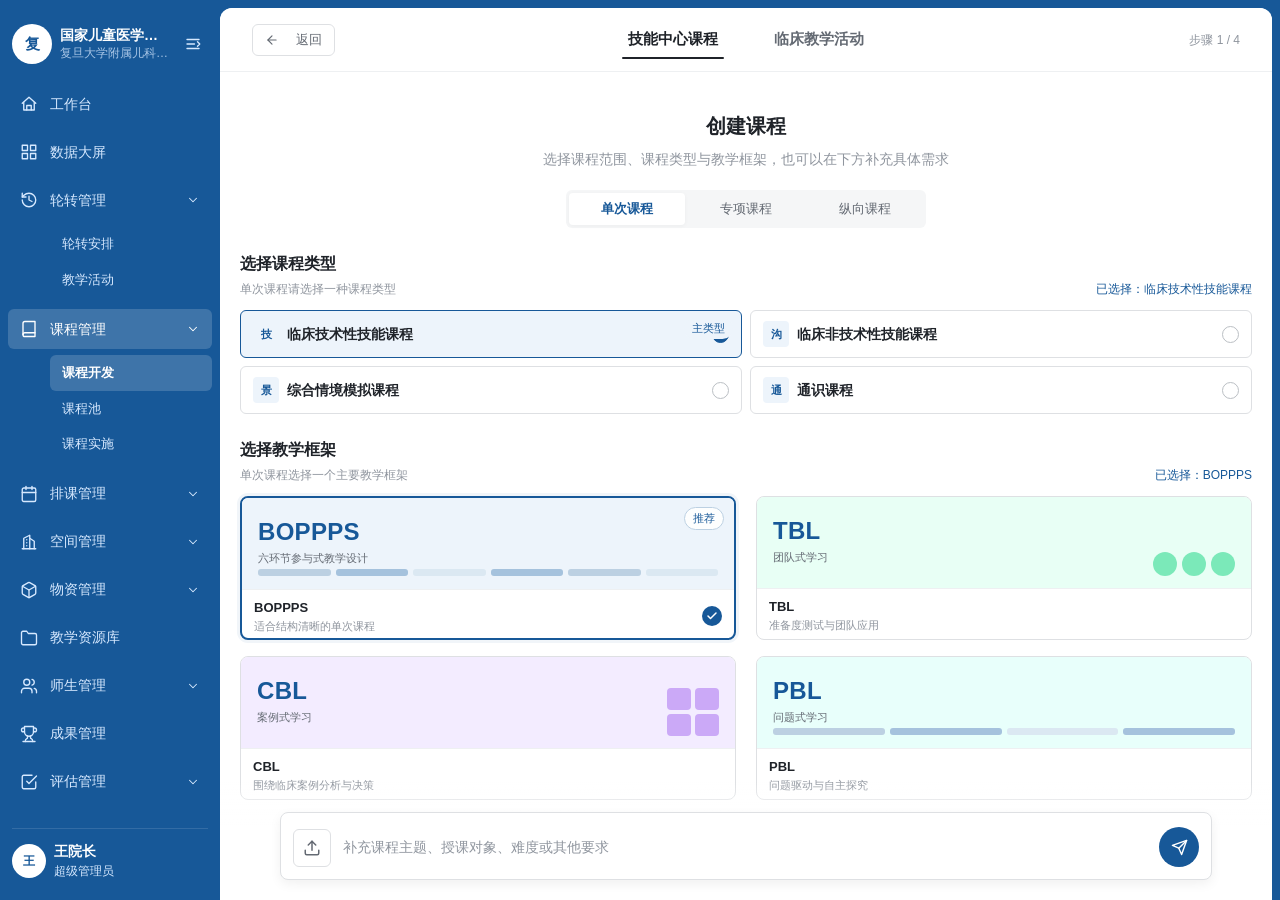
<file: .uploads/f8d3e59d-8cbc-4add-9702-93371f72b0de_aicourse_codex.html>
<!doctype html>
<html lang="zh-CN">
<head>
  <meta charset="utf-8">
  <meta name="viewport" content="width=device-width,initial-scale=1">
  <title>课程开发</title>
  <link rel="stylesheet" href="../shared/design-tokens.css">
  <link rel="stylesheet" href="../shared/components.css">
  <link rel="stylesheet" href="../shared/patterns.css">
  <link rel="stylesheet" href="../shared/nav.css">
  <link rel="stylesheet" href="../shared/shell.css">
  <style>
    *{box-sizing:border-box}
    html,body{height:100%;margin:0}
    body{
      overflow:hidden;background:var(--color-sidebar);color:var(--color-text-1);
      font-family:var(--font-family);font-size:var(--font-base);line-height:var(--line-height-normal);
      -webkit-font-smoothing:antialiased;
    }
    button,input,select,textarea{font:inherit}
    button{cursor:pointer;border:0;background:transparent}

    .app{height:100vh;min-width:1180px;display:flex;padding:var(--space-2) var(--space-2) 0 0}

    /* 管理端导航外壳 — 复用 nav.css */
    .sidebar{width:var(--sidebar-width);flex:0 0 var(--sidebar-width);display:flex;flex-direction:column;color:var(--color-text-white)}
    .brand{height:72px;padding:var(--space-4) var(--space-3);display:flex;align-items:center;gap:var(--space-2)}
    .logo{
      width:40px;height:40px;flex:0 0 40px;border-radius:50%;display:grid;place-items:center;
      color:var(--color-sidebar);background:var(--color-bg-1);
      font-family:serif;font-weight:var(--font-weight-bold);font-size:var(--font-lg);
    }
    .brand-copy{min-width:0;display:flex;flex-direction:column;line-height:1.4}
    .brand-copy b,.brand-copy span{display:block;overflow:hidden;text-overflow:ellipsis;white-space:nowrap}
    .brand-copy b{font-size:var(--font-base);font-weight:var(--font-weight-semibold);color:var(--color-text-white)}
    .brand-copy span{font-size:var(--font-sm);color:var(--color-sidebar-text)}
    .collapse{margin-left:auto;display:grid;place-items:center;width:30px;height:30px;color:var(--color-sidebar-text)}
    .collapse:hover{background:var(--color-sidebar-hover);color:var(--color-text-white);border-radius:var(--radius-sm)}
    .collapse svg{width:18px;height:18px}
    .nav{min-height:0;flex:1;padding:var(--space-1) var(--space-2) var(--space-3);overflow:auto}
    .nav::-webkit-scrollbar{width:0}
    .nav-item{
      min-height:40px;margin-bottom:var(--space-1);padding:0 var(--space-3);border-radius:var(--radius-sm);
      display:flex;align-items:center;gap:var(--space-3);color:var(--color-sidebar-text);
      font-size:var(--font-base);font-weight:var(--font-weight-medium);
      transition:background var(--transition-fast),color var(--transition-fast);cursor:pointer;
    }
    .nav-item:hover,.nav-item.active{background:var(--color-sidebar-active);color:var(--color-text-white)}
    .nav-icon{width:18px;height:18px;flex:0 0 18px;display:inline-flex;align-items:center;justify-content:center}
    .nav-icon svg{display:block;width:100%;height:100%}
    .caret{margin-left:auto;width:14px;height:14px;display:inline-flex;align-items:center;justify-content:center;transition:transform var(--transition-fast)}
    .caret svg{width:100%;height:100%}
    .subnav{margin:-2px 0 var(--space-2);padding-left:42px;color:var(--color-sidebar-text)}
    .subnav div{padding:var(--space-2) var(--space-3);border-radius:var(--radius-sm);font-size:var(--font-md)}
    .subnav .selected{background:var(--color-sidebar-active);color:var(--color-text-white);font-weight:var(--font-weight-semibold)}
    .user{
      margin:var(--space-2) var(--space-3) var(--space-3);padding-top:var(--space-3);
      border-top:1px solid var(--color-sidebar-soft);
      display:flex;align-items:center;gap:var(--space-2);
    }
    .avatar{
      width:34px;height:34px;border-radius:50%;display:grid;place-items:center;
      color:var(--color-sidebar);background:var(--color-text-white);font-weight:var(--font-weight-bold);font-size:var(--font-sm);
    }
    .user b{font-size:var(--font-base);font-weight:var(--font-weight-semibold);color:var(--color-text-white)}
    .user small{display:block;color:var(--color-sidebar-text);font-size:var(--font-sm)}

    /* 主页面 */
    .main{
      min-width:0;flex:1;position:relative;overflow:auto;background:var(--color-bg-1);
      border-radius:var(--radius-lg) var(--radius-lg) 0 0;
    }
    .topbar{
      height:64px;padding:0 var(--space-8);position:sticky;top:0;z-index:10;
      display:grid;grid-template-columns:1fr auto 1fr;align-items:center;
      border-bottom:1px solid var(--color-border-light);background:rgba(255,255,255,.96);
      backdrop-filter:blur(10px);
    }
    .back{
      display:inline-flex;align-items:center;gap:var(--space-1);
      width:max-content;height:32px;padding:0 var(--space-3);
      border:1px solid var(--color-border);border-radius:var(--radius-sm);
      background:var(--color-bg-1);color:var(--color-text-2);font-size:var(--font-md);
      transition:background var(--transition-fast),border-color var(--transition-fast);
    }
    .back:hover{background:var(--color-bg-2);border-color:var(--color-primary-border)}
    .back svg{width:14px;height:14px}
    .business-tabs{display:flex;gap:44px;height:100%;align-items:center}
    .business-tab{
      height:100%;position:relative;border:0;background:transparent;
      color:var(--color-text-2);font-size:var(--font-lg);font-weight:var(--font-weight-semibold);
    }
    .business-tab.active{color:var(--color-text-1)}
    .business-tab.active:after{
      content:"";position:absolute;left:0;right:0;bottom:12px;height:2px;
      border-radius:2px;background:var(--color-text-1);
    }
    .step{justify-self:end;color:var(--color-text-3);font-size:var(--font-sm)}
    .stage{
      width:min(1080px,calc(100% - 56px));margin:0 auto;padding:var(--space-10) 0 145px;
    }

    /* 中心引导 */
    .hero{text-align:center;margin-bottom:var(--space-6)}
    .hero h1{margin:0 0 var(--space-2);font-size:var(--font-page-title);line-height:var(--line-page-title);font-weight:var(--font-weight-semibold);letter-spacing:.2px;color:var(--color-text-1)}
    .hero p{margin:0;color:var(--color-text-3);font-size:var(--font-body);line-height:var(--line-body)}
    .scope-tabs{
      width:max-content;margin:var(--space-5) auto 0;padding:3px;display:flex;gap:3px;
      border-radius:var(--radius-sm);background:var(--color-bg-2);
    }
    .scope{
      min-width:116px;height:32px;border:0;border-radius:var(--radius-xs);background:transparent;
      color:var(--color-text-2);font-size:var(--font-md);font-weight:var(--font-weight-medium);
      transition:all var(--transition-fast);
    }
    .scope.active{
      background:var(--color-bg-1);color:var(--color-primary);font-weight:var(--font-weight-semibold);
      box-shadow:var(--shadow-sm);
    }

    .section{margin-top:var(--space-6)}
    .section-head{display:flex;align-items:flex-end;justify-content:space-between;margin-bottom:var(--space-3)}
    .section-head h2{margin:0;font-size:var(--font-section-title);font-weight:var(--font-weight-semibold);color:var(--color-text-1);line-height:var(--line-section-title)}
    .section-head p{margin:var(--space-1) 0 0;color:var(--color-text-3);font-size:var(--font-caption);line-height:var(--line-caption)}
    .selection-note{color:var(--color-primary);font-size:var(--font-caption)}

    /* 课程类型：紧凑选择卡 */
    .type-grid{display:grid;grid-template-columns:repeat(4,minmax(0,1fr));gap:var(--space-2)}
    .type-card{
      min-height:48px;padding:var(--space-2) var(--space-3);position:relative;
      display:flex;align-items:center;gap:var(--space-2);text-align:left;
      border:1px solid var(--color-border);border-radius:var(--radius-sm);background:var(--color-bg-1);
      transition:all var(--transition-fast);
    }
    .type-card:hover{border-color:var(--color-primary-border);background:var(--color-primary-bg)}
    .type-card.active{
      border-color:var(--color-primary);background:var(--color-primary-bg);
    }
    .type-icon{
      width:26px;height:26px;flex:0 0 26px;border-radius:var(--radius-xs);display:grid;place-items:center;
      color:var(--color-primary);background:var(--color-primary-bg);font-size:var(--font-xs);font-weight:var(--font-weight-bold);
    }
    .type-text{min-width:0}
    .type-text strong{display:block;font-size:var(--font-base);color:var(--color-text-1)}
    .type-text small{display:none}
    .type-state{
      margin-left:auto;width:17px;height:17px;flex:0 0 17px;border:1px solid var(--color-border-strong);
      border-radius:50%;display:grid;place-items:center;color:transparent;
    }
    .type-state svg{display:none;width:11px;height:11px}
    .type-card.active .type-state{border-color:var(--color-primary);background:var(--color-primary);color:var(--color-text-white)}
    .type-card.active .type-state svg{display:block}
    .type-role{
      display:none;position:absolute;right:var(--space-2);top:7px;padding:2px var(--space-2);border-radius:var(--radius-pill);
      background:var(--color-primary-bg);color:var(--color-primary);font-size:var(--font-xs);
    }
    .type-card.primary .type-role{display:block}

    /* 专项 / 纵向信息 */
    .brief{
      display:none;margin-top:var(--space-3);padding:var(--space-4);border:1px solid var(--color-border);
      border-radius:var(--radius-md);background:var(--color-bg-3);
    }
    .brief.show{display:block}
    .brief-title{display:flex;align-items:center;justify-content:space-between;margin-bottom:var(--space-3)}
    .brief-title b{font-size:var(--font-md);color:var(--color-text-1)}
    .brief-title span{color:var(--color-text-3);font-size:var(--font-xs)}
    .brief-grid{display:grid;grid-template-columns:1fr 1fr .7fr 1.4fr;gap:var(--space-3)}
    .field label{display:block;margin-bottom:var(--space-1);color:var(--color-text-2);font-size:var(--font-xs)}
    .field input,.field select{
      width:100%;height:36px;padding:0 var(--space-3);border:1px solid var(--color-border);
      border-radius:var(--radius-sm);outline:0;background:var(--color-bg-1);color:var(--color-text-1);
      font-size:var(--font-md);transition:border-color var(--transition-fast),box-shadow var(--transition-fast);
    }
    .field input:focus,.field select:focus{border-color:var(--color-primary);box-shadow:var(--shadow-focus)}

    /* 教学框架模板 */
    .framework-grid{display:grid;grid-template-columns:repeat(2,minmax(0,1fr));gap:var(--space-4) var(--space-5)}
    .framework{
      height:144px;padding:0;position:relative;overflow:hidden;text-align:left;
      border:1px solid var(--color-border);border-radius:var(--radius-md);background:var(--color-bg-1);
      transition:border-color var(--transition-fast),box-shadow var(--transition-fast);
    }
    .framework:hover{border-color:var(--color-primary-border);box-shadow:var(--shadow-sm)}
    .framework.active{
      border:2px solid var(--color-primary);box-shadow:0 0 0 3px rgba(23,88,152,.06);
    }
    .framework-preview{height:91px;padding:var(--space-4);position:relative;background:var(--color-primary-bg)}
    .framework:nth-child(2) .framework-preview{background:var(--color-success-bg)}
    .framework:nth-child(3) .framework-preview{background:var(--color-purple-bg)}
    .framework:nth-child(4) .framework-preview{background:var(--color-cyan-bg)}
    .framework:nth-child(5) .framework-preview{background:var(--color-warning-bg)}
    .framework:nth-child(6) .framework-preview{background:var(--color-bg-3)}
    .framework-code{color:var(--color-primary);font-size:var(--font-2xl);font-weight:var(--font-weight-bold);letter-spacing:.3px}
    .framework-sub{color:var(--color-text-2);font-size:var(--font-xs)}
    .flow{position:absolute;left:var(--space-4);right:var(--space-4);bottom:13px;display:flex;gap:5px}
    .flow i{height:7px;flex:1;border-radius:3px;background:var(--color-primary-border)}
    .flow i:nth-child(2n){background:var(--color-primary-disabled)}
    .flow i:nth-child(3n){background:var(--color-primary-bg-hover)}
    .dots{position:absolute;right:var(--space-4);bottom:12px;display:flex;gap:5px}
    .dots i{width:24px;height:24px;border-radius:50%;background:var(--color-success-border)}
    .tiles{position:absolute;right:var(--space-4);bottom:12px;display:grid;grid-template-columns:repeat(2,24px);gap:4px}
    .tiles i{height:22px;border-radius:var(--radius-xs);background:var(--color-purple-border)}
    .framework-meta{
      height:53px;padding:var(--space-2) var(--space-3);display:flex;align-items:center;justify-content:space-between;
      border-top:1px solid var(--color-border-light);
    }
    .framework-meta strong{display:block;font-size:var(--font-md);color:var(--color-text-1)}
    .framework-meta small{display:block;color:var(--color-text-3);font-size:var(--font-xs)}
    .framework-check{
      display:none;width:20px;height:20px;border-radius:50%;place-items:center;
      color:var(--color-text-white);background:var(--color-primary);
    }
    .framework-check svg{width:12px;height:12px}
    .framework.active .framework-check{display:grid}
    .badge{
      position:absolute;right:10px;top:9px;z-index:2;padding:2px var(--space-2);border-radius:var(--radius-pill);
      border:1px solid var(--color-primary-border);background:rgba(255,255,255,.88);
      color:var(--color-primary);font-size:var(--font-xs);
    }

    /* 底部对话 */
    .composer-shell{
      position:fixed;left:var(--sidebar-width);right:var(--space-2);bottom:0;z-index:12;padding:30px var(--space-8) var(--space-5);
      background:linear-gradient(to bottom,rgba(255,255,255,0),var(--color-bg-1) 40%);
    }
    .file-chip{
      display:none;width:min(1040px,calc(100% - 56px));margin:0 auto var(--space-2);
      padding:var(--space-2) var(--space-3);border-radius:var(--radius-sm);background:var(--color-bg-2);color:var(--color-text-2);font-size:var(--font-sm);
    }
    .composer{
      width:min(1040px,calc(100% - 56px));min-height:68px;margin:0 auto;padding:var(--space-3);
      display:flex;align-items:flex-end;gap:var(--space-2);border:1px solid var(--color-border);
      border-radius:var(--radius-md);background:var(--color-bg-1);box-shadow:var(--shadow-md);
    }
    .upload{
      width:38px;height:38px;flex:0 0 38px;border:1px solid var(--color-border);
      border-radius:var(--radius-sm);background:var(--color-bg-1);color:var(--color-text-2);
      display:grid;place-items:center;transition:color var(--transition-fast),background var(--transition-fast);
    }
    .upload:hover{color:var(--color-primary);background:var(--color-bg-2)}
    .upload svg{width:18px;height:18px}
    .composer textarea{
      min-width:0;min-height:38px;max-height:84px;flex:1;padding:var(--space-2) var(--space-1);
      resize:none;border:0;outline:0;background:transparent;color:var(--color-text-1);
      font-size:var(--font-base);line-height:var(--line-height-normal);
    }
    .composer textarea::placeholder{color:var(--color-text-3)}
    .send{
      width:40px;height:40px;flex:0 0 40px;border:0;border-radius:50%;
      color:var(--color-text-white);background:var(--color-primary);
      display:grid;place-items:center;transition:filter var(--transition-fast);
    }
    .send:hover{filter:brightness(.95)}
    .send svg{width:17px;height:17px}
    .toast{
      position:fixed;left:calc(50% + 110px);top:86px;z-index:20;
      padding:var(--space-2) var(--space-4);border-radius:var(--radius-sm);background:var(--color-text-1);color:var(--color-text-white);
      box-shadow:var(--shadow-md);opacity:0;
      transform:translate(-50%,-8px);pointer-events:none;transition:opacity var(--transition-normal),transform var(--transition-normal);
      font-size:var(--font-sm);
    }
    .toast.show{opacity:1;transform:translate(-50%,0)}
    @media(max-width:1300px){
      .stage{width:calc(100% - 40px)}
      .brief-grid{grid-template-columns:1fr 1fr}
      .type-grid{grid-template-columns:repeat(2,minmax(0,1fr))}
    }
  </style>
</head>
<body>
<div class="app">
  <aside class="sidebar">
    <div class="brand">
      <div class="logo">复</div>
      <div class="brand-copy"><b>国家儿童医学中心</b><span>复旦大学附属儿科医院</span></div>
      <span class="collapse"><svg viewBox="0 0 24 24" fill="none" stroke="currentColor" stroke-width="1.8" stroke-linecap="round" stroke-linejoin="round"><path d="M4 6h16"/><path d="M4 12h10"/><path d="M4 18h16"/><path d="m18 9 3 3-3 3"/></svg></span>
    </div>
    <nav class="nav">
      <div class="nav-item"><span class="nav-icon"><svg viewBox="0 0 24 24" fill="none" stroke="currentColor" stroke-width="1.8" stroke-linecap="round" stroke-linejoin="round"><path d="m3 11 9-8 9 8"/><path d="M5 10v10h14V10"/><path d="M9 20v-6h6v6"/></svg></span>工作台</div>
      <div class="nav-item"><span class="nav-icon"><svg viewBox="0 0 24 24" fill="none" stroke="currentColor" stroke-width="1.8" stroke-linecap="round" stroke-linejoin="round"><rect x="3" y="3" width="7" height="7"/><rect x="14" y="3" width="7" height="7"/><rect x="3" y="14" width="7" height="7"/><rect x="14" y="14" width="7" height="7"/></svg></span>数据大屏</div>
      <div class="nav-item"><span class="nav-icon"><svg viewBox="0 0 24 24" fill="none" stroke="currentColor" stroke-width="1.8" stroke-linecap="round" stroke-linejoin="round"><path d="M3 12a9 9 0 1 0 9-9 9.75 9.75 0 0 0-6.74 2.74L3 8"/><path d="M3 3v5h5"/><path d="M12 7v5l4 2"/></svg></span>轮转管理<span class="caret"><svg viewBox="0 0 24 24" fill="none" stroke="currentColor" stroke-width="1.8" stroke-linecap="round" stroke-linejoin="round"><path d="m6 9 6 6 6-6"/></svg></span></div>
      <div class="subnav"><div>轮转安排</div><div>教学活动</div></div>
      <div class="nav-item active"><span class="nav-icon"><svg viewBox="0 0 24 24" fill="none" stroke="currentColor" stroke-width="1.8" stroke-linecap="round" stroke-linejoin="round"><path d="M4 19.5A2.5 2.5 0 0 1 6.5 17H20"/><path d="M4 4.5A2.5 2.5 0 0 1 6.5 2H20v20H6.5A2.5 2.5 0 0 1 4 19.5z"/></svg></span>课程管理<span class="caret"><svg viewBox="0 0 24 24" fill="none" stroke="currentColor" stroke-width="1.8" stroke-linecap="round" stroke-linejoin="round"><path d="m6 9 6 6 6-6"/></svg></span></div>
      <div class="subnav"><div class="selected">课程开发</div><div>课程池</div><div>课程实施</div></div>
      <div class="nav-item"><span class="nav-icon"><svg viewBox="0 0 24 24" fill="none" stroke="currentColor" stroke-width="1.8" stroke-linecap="round" stroke-linejoin="round"><rect x="3" y="4" width="18" height="18" rx="2"/><path d="M16 2v4"/><path d="M8 2v4"/><path d="M3 10h18"/></svg></span>排课管理<span class="caret"><svg viewBox="0 0 24 24" fill="none" stroke="currentColor" stroke-width="1.8" stroke-linecap="round" stroke-linejoin="round"><path d="m6 9 6 6 6-6"/></svg></span></div>
      <div class="nav-item"><span class="nav-icon"><svg viewBox="0 0 24 24" fill="none" stroke="currentColor" stroke-width="1.8" stroke-linecap="round" stroke-linejoin="round"><path d="M3 21h18"/><path d="M5 21V7l8-4v18"/><path d="M19 21V11l-6-4"/><path d="M9 9v.01"/><path d="M9 13v.01"/><path d="M9 17v.01"/></svg></span>空间管理<span class="caret"><svg viewBox="0 0 24 24" fill="none" stroke="currentColor" stroke-width="1.8" stroke-linecap="round" stroke-linejoin="round"><path d="m6 9 6 6 6-6"/></svg></span></div>
      <div class="nav-item"><span class="nav-icon"><svg viewBox="0 0 24 24" fill="none" stroke="currentColor" stroke-width="1.8" stroke-linecap="round" stroke-linejoin="round"><path d="M21 8a2 2 0 0 0-1-1.73l-7-4a2 2 0 0 0-2 0l-7 4A2 2 0 0 0 3 8v8a2 2 0 0 0 1 1.73l7 4a2 2 0 0 0 2 0l7-4A2 2 0 0 0 21 16Z"/><path d="m3.3 7 8.7 5 8.7-5"/><path d="M12 22V12"/></svg></span>物资管理<span class="caret"><svg viewBox="0 0 24 24" fill="none" stroke="currentColor" stroke-width="1.8" stroke-linecap="round" stroke-linejoin="round"><path d="m6 9 6 6 6-6"/></svg></span></div>
      <div class="nav-item"><span class="nav-icon"><svg viewBox="0 0 24 24" fill="none" stroke="currentColor" stroke-width="1.8" stroke-linecap="round" stroke-linejoin="round"><path d="M22 19a2 2 0 0 1-2 2H4a2 2 0 0 1-2-2V5a2 2 0 0 1 2-2h5l2 3h9a2 2 0 0 1 2 2z"/></svg></span>教学资源库</div>
      <div class="nav-item"><span class="nav-icon"><svg viewBox="0 0 24 24" fill="none" stroke="currentColor" stroke-width="1.8" stroke-linecap="round" stroke-linejoin="round"><path d="M16 21v-2a4 4 0 0 0-4-4H6a4 4 0 0 0-4 4v2"/><circle cx="9" cy="7" r="4"/><path d="M22 21v-2a4 4 0 0 0-3-3.87"/><path d="M16 3.13a4 4 0 0 1 0 7.75"/></svg></span>师生管理<span class="caret"><svg viewBox="0 0 24 24" fill="none" stroke="currentColor" stroke-width="1.8" stroke-linecap="round" stroke-linejoin="round"><path d="m6 9 6 6 6-6"/></svg></span></div>
      <div class="nav-item"><span class="nav-icon"><svg viewBox="0 0 24 24" fill="none" stroke="currentColor" stroke-width="1.8" stroke-linecap="round" stroke-linejoin="round"><path d="M6 9H4.5a2.5 2.5 0 0 1 0-5H6"/><path d="M18 9h1.5a2.5 2.5 0 0 0 0-5H18"/><path d="M4 22h16"/><path d="M10 14.66V17c0 .55-.47.98-.97 1.21C7.85 18.75 7 20 7 22"/><path d="M14 14.66V17c0 .55.47.98.97 1.21C16.15 18.75 17 20 17 22"/><path d="M18 2H6v7a6 6 0 0 0 12 0V2Z"/></svg></span>成果管理</div>
      <div class="nav-item"><span class="nav-icon"><svg viewBox="0 0 24 24" fill="none" stroke="currentColor" stroke-width="1.8" stroke-linecap="round" stroke-linejoin="round"><path d="M9 11l3 3L22 4"/><path d="M21 12v7a2 2 0 0 1-2 2H5a2 2 0 0 1-2-2V5a2 2 0 0 1 2-2h11"/></svg></span>评估管理<span class="caret"><svg viewBox="0 0 24 24" fill="none" stroke="currentColor" stroke-width="1.8" stroke-linecap="round" stroke-linejoin="round"><path d="m6 9 6 6 6-6"/></svg></span></div>
    </nav>
    <div class="user"><div class="avatar">王</div><div><b>王院长</b><small>超级管理员</small></div></div>
  </aside>

  <main class="main">
    <header class="topbar">
      <button class="back"><svg viewBox="0 0 24 24" fill="none" stroke="currentColor" stroke-width="2" stroke-linecap="round" stroke-linejoin="round"><path d="m12 19-7-7 7-7"/><path d="M19 12H5"/></svg>　返回</button>
      <div class="business-tabs">
        <button class="business-tab active">技能中心课程</button>
        <button class="business-tab">临床教学活动</button>
      </div>
      <span class="step">步骤 1 / 4</span>
    </header>

    <div class="stage">
      <section class="hero">
        <h1>创建课程</h1>
        <p>选择课程范围、课程类型与教学框架，也可以在下方补充具体需求</p>
        <div class="scope-tabs" id="scopeTabs">
          <button class="scope active" data-scope="单次课程">单次课程</button>
          <button class="scope" data-scope="专项课程">专项课程</button>
          <button class="scope" data-scope="纵向课程">纵向课程</button>
        </div>
      </section>

      <section class="section">
        <div class="section-head">
          <div><h2>选择课程类型</h2><p id="typeHelp">单次课程请选择一种课程类型</p></div>
          <span class="selection-note" id="typeNote">已选择：临床技术性技能课程</span>
        </div>
        <div class="type-grid" id="typeGrid">
          <button class="type-card active primary" data-type="临床技术性技能课程">
            <span class="type-role">主类型</span><span class="type-icon">技</span>
            <span class="type-text"><strong>临床技术性技能课程</strong><small>操作规范、技能示教与刻意练习</small></span>
            <span class="type-state"><svg viewBox="0 0 24 24" fill="none" stroke="currentColor" stroke-width="3" stroke-linecap="round" stroke-linejoin="round"><polyline points="20 6 9 17 4 12"/></svg></span>
          </button>
          <button class="type-card" data-type="临床非技术性技能课程">
            <span class="type-role">主类型</span><span class="type-icon">沟</span>
            <span class="type-text"><strong>临床非技术性技能课程</strong><small>沟通、协作、领导与临床决策</small></span>
            <span class="type-state"><svg viewBox="0 0 24 24" fill="none" stroke="currentColor" stroke-width="3" stroke-linecap="round" stroke-linejoin="round"><polyline points="20 6 9 17 4 12"/></svg></span>
          </button>
          <button class="type-card" data-type="综合情境模拟课程">
            <span class="type-role">主类型</span><span class="type-icon">景</span>
            <span class="type-text"><strong>综合情境模拟课程</strong><small>复杂情境、团队训练与结构化复盘</small></span>
            <span class="type-state"><svg viewBox="0 0 24 24" fill="none" stroke="currentColor" stroke-width="3" stroke-linecap="round" stroke-linejoin="round"><polyline points="20 6 9 17 4 12"/></svg></span>
          </button>
          <button class="type-card" data-type="通识课程">
            <span class="type-role">主类型</span><span class="type-icon">通</span>
            <span class="type-text"><strong>通识课程</strong><small>共同基础、教学素养与普适能力</small></span>
            <span class="type-state"><svg viewBox="0 0 24 24" fill="none" stroke="currentColor" stroke-width="3" stroke-linecap="round" stroke-linejoin="round"><polyline points="20 6 9 17 4 12"/></svg></span>
          </button>
        </div>

        <div class="brief" id="briefPanel">
          <div class="brief-title"><b id="briefTitle">专项课程基本信息</b><span>授课对象将关联难度、目标与框架建议</span></div>
          <div class="brief-grid">
            <div class="field"><label>课程名称</label><input id="courseName" placeholder="请输入课程名称"></div>
            <div class="field"><label>授课对象</label>
              <select id="audience">
                <option>住培一年级学员</option><option>住培二至三年级学员</option>
                <option>专培医师</option><option>新任带教教师</option><option>模拟教学导师</option>
              </select>
            </div>
            <div class="field"><label>建议难度</label>
              <select id="difficulty"><option>入门</option><option>进阶</option><option>高级</option></select>
            </div>
            <div class="field"><label>培养目标</label><input id="goal" value="建立规范流程和基础临床技能"></div>
          </div>
        </div>
      </section>

      <section class="section">
        <div class="section-head">
          <div><h2>选择教学框架</h2><p id="frameworkHelp">单次课程选择一个主要教学框架</p></div>
          <span class="selection-note" id="frameworkNote">已选择：BOPPPS</span>
        </div>
        <div class="framework-grid" id="frameworkGrid">
          <button class="framework active" data-framework="BOPPPS">
            <span class="badge">推荐</span>
            <div class="framework-preview">
              <div class="framework-code">BOPPPS</div><div class="framework-sub">六环节参与式教学设计</div>
              <div class="flow"><i></i><i></i><i></i><i></i><i></i><i></i></div>
            </div>
            <div class="framework-meta"><div><strong>BOPPPS</strong><small>适合结构清晰的单次课程</small></div><span class="framework-check"><svg viewBox="0 0 24 24" fill="none" stroke="currentColor" stroke-width="3" stroke-linecap="round" stroke-linejoin="round"><polyline points="20 6 9 17 4 12"/></svg></span></div>
          </button>
          <button class="framework" data-framework="TBL">
            <div class="framework-preview">
              <div class="framework-code">TBL</div><div class="framework-sub">团队式学习</div>
              <div class="dots"><i></i><i></i><i></i></div>
            </div>
            <div class="framework-meta"><div><strong>TBL</strong><small>准备度测试与团队应用</small></div><span class="framework-check"><svg viewBox="0 0 24 24" fill="none" stroke="currentColor" stroke-width="3" stroke-linecap="round" stroke-linejoin="round"><polyline points="20 6 9 17 4 12"/></svg></span></div>
          </button>
          <button class="framework" data-framework="CBL">
            <div class="framework-preview">
              <div class="framework-code">CBL</div><div class="framework-sub">案例式学习</div>
              <div class="tiles"><i></i><i></i><i></i><i></i></div>
            </div>
            <div class="framework-meta"><div><strong>CBL</strong><small>围绕临床案例分析与决策</small></div><span class="framework-check"><svg viewBox="0 0 24 24" fill="none" stroke="currentColor" stroke-width="3" stroke-linecap="round" stroke-linejoin="round"><polyline points="20 6 9 17 4 12"/></svg></span></div>
          </button>
          <button class="framework" data-framework="PBL">
            <div class="framework-preview">
              <div class="framework-code">PBL</div><div class="framework-sub">问题式学习</div>
              <div class="flow"><i></i><i></i><i></i><i></i></div>
            </div>
            <div class="framework-meta"><div><strong>PBL</strong><small>问题驱动与自主探究</small></div><span class="framework-check"><svg viewBox="0 0 24 24" fill="none" stroke="currentColor" stroke-width="3" stroke-linecap="round" stroke-linejoin="round"><polyline points="20 6 9 17 4 12"/></svg></span></div>
          </button>

        </div>
      </section>
    </div>
  </main>
</div>

<div class="composer-shell">
  <div class="file-chip" id="fileChip"></div>
  <div class="composer">
    <button class="upload" id="uploadButton" title="上传教案"><svg viewBox="0 0 24 24" fill="none" stroke="currentColor" stroke-width="2" stroke-linecap="round" stroke-linejoin="round"><path d="M21 15v4a2 2 0 0 1-2 2H5a2 2 0 0 1-2-2v-4"/><polyline points="17 8 12 3 7 8"/><line x1="12" x2="12" y1="3" y2="15"/></svg></button>
    <input type="file" id="fileInput" hidden accept=".doc,.docx,.pdf,.ppt,.pptx">
    <textarea id="prompt" rows="1" placeholder="补充课程主题、授课对象、难度或其他要求"></textarea>
    <button class="send" id="sendButton" title="发送"><svg viewBox="0 0 24 24" fill="none" stroke="currentColor" stroke-width="2" stroke-linecap="round" stroke-linejoin="round"><path d="M22 2 11 13"/><path d="M22 2l-7 20-4-9-9-4 20-7z"/></svg></button>
  </div>
</div>
<div class="toast" id="toast"></div>

<script>
  const state={
    scope:"单次课程",
    types:new Set(["临床技术性技能课程"]),
    primaryType:"临床技术性技能课程",
    frameworks:new Set(["BOPPPS"])
  };
  const profiles={
    "住培一年级学员":["入门","建立规范流程和基础临床技能","BOPPPS"],
    "住培二至三年级学员":["进阶","提升临床推理、沟通与团队协作","CBL"],
    "专培医师":["高级","解决复杂临床问题并形成独立决策能力","TBL"],
    "新任带教教师":["入门","掌握基本教学设计与课堂组织","BOPPPS"],
    "模拟教学导师":["高级","设计复杂情境并实施高质量引导与复盘","PBL"]
  };
  const $=id=>document.getElementById(id);
  function toast(text){
    $("toast").textContent=text;$("toast").classList.add("show");
    clearTimeout(window.toastTimer);window.toastTimer=setTimeout(()=>$("toast").classList.remove("show"),2100);
  }
  function syncTypeUI(){
    document.querySelectorAll(".type-card").forEach(card=>{
      const value=card.dataset.type;
      card.classList.toggle("active",state.types.has(value));
      card.classList.toggle("primary",value===state.primaryType);
    });
    const values=[...state.types];
    $("typeNote").textContent=(state.scope==="单次课程"?"已选择：":"包含：")+values.join("、");
  }
  function syncFrameworkUI(){
    document.querySelectorAll(".framework").forEach(card=>{
      card.classList.toggle("active",state.frameworks.has(card.dataset.framework));
    });
    $("frameworkNote").textContent=(state.scope==="单次课程"?"已选择：":"已选框架：")+[...state.frameworks].join("、");
  }
  function setScope(scope){
    state.scope=scope;
    document.querySelectorAll(".scope").forEach(x=>x.classList.toggle("active",x.dataset.scope===scope));
    const isSingle=scope==="单次课程";
    $("briefPanel").classList.toggle("show",!isSingle);
    $("briefTitle").textContent=scope+"基本信息";
    $("typeHelp").textContent=isSingle?"单次课程请选择一种课程类型":
      scope==="专项课程"?"请选择主课程类型，可补充其他课程类型":"请选择培养体系包含的课程类型，可多选";
    $("frameworkHelp").textContent=isSingle?"单次课程选择一个主要教学框架":"可选择多个默认框架，各课次后续仍可分别调整";
    if(isSingle){
      state.types=new Set([state.primaryType]);
      state.frameworks=new Set([[...state.frameworks][0]||"BOPPPS"]);
    }
    syncTypeUI();syncFrameworkUI();
  }
  $("scopeTabs").onclick=e=>{
    const btn=e.target.closest(".scope");if(btn)setScope(btn.dataset.scope);
  };
  $("typeGrid").onclick=e=>{
    const card=e.target.closest(".type-card");if(!card)return;
    const value=card.dataset.type;
    if(state.scope==="单次课程"){
      state.primaryType=value;state.types=new Set([value]);
    }else if(state.scope==="专项课程"){
      if(!state.types.has(value)){state.types.add(value)}
      else if(value!==state.primaryType){state.types.delete(value)}
      if(!state.types.has(state.primaryType))state.primaryType=value;
      if(e.shiftKey||state.types.size===1)state.primaryType=value;
    }else{
      state.types.has(value)&&state.types.size>1?state.types.delete(value):state.types.add(value);
      if(!state.types.has(state.primaryType))state.primaryType=[...state.types][0];
    }
    syncTypeUI();
  };
  $("frameworkGrid").onclick=e=>{
    const card=e.target.closest(".framework");if(!card)return;
    const value=card.dataset.framework;
    if(state.scope==="单次课程")state.frameworks=new Set([value]);
    else state.frameworks.has(value)&&state.frameworks.size>1?state.frameworks.delete(value):state.frameworks.add(value);
    syncFrameworkUI();
  };
  $("audience").onchange=()=>{
    const p=profiles[$("audience").value];
    $("difficulty").value=p[0];$("goal").value=p[1];
    if(state.scope==="单次课程")state.frameworks=new Set([p[2]]);
    else state.frameworks.add(p[2]);
    syncFrameworkUI();toast("已根据授课对象更新难度、目标与框架建议");
  };
  $("uploadButton").onclick=()=>$("fileInput").click();
  $("fileInput").onchange=e=>{
    const file=e.target.files[0];if(!file)return;
    $("fileChip").textContent="已上传："+file.name;$("fileChip").style.display="block";
    toast("文件已加入，将结合材料整理课程信息");
  };
  $("sendButton").onclick=()=>{
    const text=$("prompt").value.trim();if(!text){toast("请先描述课程需求");return}
    if(/纵向/.test(text))setScope("纵向课程");
    else if(/专项/.test(text))setScope("专项课程");
    ["BOPPPS","TBL","CBL","PBL"].forEach(name=>{
      if(text.toUpperCase().includes(name)){
        if(state.scope==="单次课程")state.frameworks=new Set([name]);else state.frameworks.add(name);
      }
    });
    if(/非技术|沟通|协作/.test(text))state.types.add("临床非技术性技能课程");
    else if(/情境|模拟/.test(text))state.types.add("综合情境模拟课程");
    else if(/通识/.test(text))state.types.add("通识课程");
    else if(/操作|技能/.test(text))state.types.add("临床技术性技能课程");
    if(state.scope==="单次课程"){
      const last=[...state.types].pop();state.primaryType=last;state.types=new Set([last]);
    }
    const title=text.match(/[《“](.*?)[》”]/);if(title)$("courseName").value=title[1];
    syncTypeUI();syncFrameworkUI();$("prompt").value="";
    toast("已整理需求，请确认课程类型与教学框架");
  };
  $("prompt").onkeydown=e=>{
    if(e.key==="Enter"&&!e.shiftKey){e.preventDefault();$("sendButton").click()}
  };
  setScope("单次课程");
</script>
</body>
</html>
</file>
<file: shared/design-tokens.css>
/**
 * ╔══════════════════════════════════════════════════════════════╗
 * ║   复旦附属儿科医院 · 教学管理系统 · 全局 Design Token       ║
 * ║   Design Token — 唯一真相来源                                ║
 * ║                                                              ║
 * ║   设计语言：飞书风格 + Codex 风格                           ║
 * ║   关键词：轻盈 · 克制 · 通透 · 细边框 · 浅灰底             ║
 * ║                                                              ║
 * ║   所有模块的 CSS 必须引用这里的变量，不允许在模块内         ║
 * ║   硬编码颜色、圆角、字号、间距、阴影等视觉属性。           ║
 * ║                                                              ║
 * ║   ⚠  左侧导航颜色（#175898）为客户确认，不改动            ║
 * ║   其余所有视觉属性均从本文件派生                           ║
 * ╚══════════════════════════════════════════════════════════════╝
 *
 * ══════════════════════════════════════════════════════════════
 * 组件使用规范（协作必读）
 * ══════════════════════════════════════════════════════════════
 *
 * 一、选型规则
 *   · 布局/容器/展示类 → 用自建组件（components.css）
 *     s-card / s-toolbar / s-badge / s-table / s-stat / s-empty
 *     s-btn-inline / s-link-btn / s-chip / s-segmented
 *     s-detail-grid / s-section-title / s-drawer-header
 *
 *   · 交互/表单/数据类 → 用 Arco Design 组件
 *     a-table / a-modal / a-drawer / a-form / a-select
 *     a-input / a-date-picker / a-pagination / a-dropdown
 *     a-tabs / a-breadcrumb / a-message / a-notification
 *
 *   · 禁止混用：不要在 s-card 里嵌套 a-card，
 *     不要自建 a-button 的替代品。
 *
 * 二、样式规则
 *   · 所有颜色/字号/圆角/间距/阴影 → 用 design-tokens 变量
 *   · Arco 组件的样式 → 通过 arco-overrides.css 统一覆盖
 *   · 模块 CSS 中禁止出现硬编码颜色值
 *
 * 三、文件职责
 *   design-tokens.css  → 变量定义（唯一真相来源）
 *   arco-overrides.css → Arco 组件样式覆盖
 *   components.css     → 自建通用组件
 *   patterns.css       → 业务模式组件
 *   nav.css            → 导航/工作台布局
 *   shell.css          → 应用外壳
 *   modules/*.css      → 各模块专属样式
 *
 * ══════════════════════════════════════════════════════════════
 */

:root {

  /* ================================================================
     一、主色（品牌蓝）
     由左侧导航颜色 #175898 派生的色系。
     左侧导航颜色为客户确认，不改动。
     其他位置使用本套派生色。
     ================================================================ */
  --color-primary:           #175898;
  --color-primary-hover:     #2d76b0;
  --color-primary-active:    #0f4a7a;
  --color-primary-disabled:  #a5c2dd;
  --color-primary-bg:        #edf4fb;   /* 浅蓝背景，选中行、标签底色 */
  --color-primary-bg-hover:  #dbe8f2;
  --color-primary-border:    #bcd0e2;   /* 蓝色描边 */

  /* ================================================================
     二、文字颜色（飞书风格：柔和分层）
     ================================================================ */
  --color-text-1: #1f2329;   /* 主文字：标题、重要数据 */
  --color-text-2: #646a73;   /* 次文字：描述、标签名 */
  --color-text-3: #8f959e;   /* 辅助文字：占位、元信息、时间 */
  --color-text-4: #bbbfc4;   /* 禁用文字 */
  --color-text-white: #ffffff;

  /* ================================================================
     三、背景颜色（飞书风格：轻盈通透）
     ================================================================ */
  --color-bg-1: #ffffff;   /* 卡片、面板、弹窗内部 */
  --color-bg-2: #f5f6f7;   /* 页面底色（主内容区背景）*/
  --color-bg-3: #fafbfc;   /* 表格表头、分组区块 */
  --color-bg-4: #eef0f2;   /* hover 高亮、选中高亮 */
  --color-bg-5: #fafbfc;   /* 预览面板头部等浅色区块 */

  /* ================================================================
     四、语义颜色（成功 / 警告 / 危险 / 紫色 / 青色）
     柔和版：降低饱和度，更适合后台产品
     ================================================================ */
  /* 成功 */
  --color-success:           #00a870;
  --color-success-bg:        #e8fff5;
  --color-success-border:    #7be9b9;

  /* 警告 */
  --color-warning:           #ff7d00;
  --color-warning-bg:        #fff7ed;
  --color-warning-border:    #ffd591;

  /* 危险 / 错误 */
  --color-danger:            #f53f3f;
  --color-danger-hover:      #d32f2f;
  --color-danger-bg:         #fff1f0;
  --color-danger-border:     #ffbdbd;

  /* 紫色（辅助强调） */
  --color-purple:            #722ed1;
  --color-purple-bg:         #f3ecff;
  --color-purple-border:     #cba9f7;

  /* 青色（数据展示用） */
  --color-cyan:              #14c9c9;
  --color-cyan-bg:           #e8fffb;
  --color-cyan-border:       #7ddfdf;

  /* 灰色（中性数据展示） */
  --color-gray:              #8f959e;
  --color-gray-bg:           #fafbfc;
  --color-gray-border:       #dee0e3;

  /* 管理员工作台业务分类色（仅表达业务归属，不表达状态） */
  --color-service-blue:      #3856c8;
  --color-service-purple:    #6340a8;
  --color-service-green:     #3d8a5e;
  --color-service-teal:      #358f83;
  --color-service-orange:    #cc6e3d;
  --color-service-yellow:    #ad8a1c;
  --color-service-pink:      #b53d75;
  --color-service-cyan:      #3683a0;
  --color-service-todo:      #526f9e;
  --color-service-material:  #9a7424;

  /* 三端工作台共享视觉规格 */
  --dashboard-card-radius:       var(--radius-lg);
  --dashboard-card-border:       var(--color-border);
  --dashboard-card-shadow:       0 2px 6px rgba(29, 33, 41, 0.05), 0 1px 2px rgba(29, 33, 41, 0.04);
  --dashboard-card-shadow-hover: 0 8px 24px rgba(29, 33, 41, 0.08), 0 2px 6px rgba(29, 33, 41, 0.04);
  --dashboard-icon-size:         48px;
  --dashboard-icon-glyph-size:   26px;

  /* ================================================================
     五、侧边导航（客户确认颜色，不改动）
     ================================================================ */
  --color-sidebar:        #175898;
  --color-sidebar-soft:   rgba(255, 255, 255, 0.12);
  --color-sidebar-hover:  rgba(255, 255, 255, 0.10);
  --color-sidebar-active: rgba(255, 255, 255, 0.17);
  --color-sidebar-text:   #d7e9ff;

  /* ================================================================
     六、角色标签（派生自主色）
     ================================================================ */
  --color-role-text:      #175898;
  --color-role-bg:        #edf4fb;
  --color-role-border:    #bcd0e2;

  /* ================================================================
     七、边框颜色（飞书风格：更柔和的灰）
     ================================================================ */
  --color-border:         #dee0e3;   /* 标准边框（卡片、输入框）*/
  --color-border-light:   #eef0f2;   /* 浅色分隔线（表格行、细线）*/
  --color-border-strong:  #bbbfc4;   /* 深色边框（强调区域）*/

  /* ================================================================
     八、圆角（5 档，统一标准 6px）
     规则：
       --radius-xs  → badge、chip、小按钮
       --radius-sm  → 输入框、下拉菜单、toolbar 组件（标准 6px）
       --radius-md  → 卡片、modal、drawer、表格容器（6px → 8px）
       --radius-lg  → 大卡片、Hero Banner、特殊强调区
       --radius-pill → 胶囊形
     ================================================================ */
  --radius-xs:   4px;
  --radius-sm:   6px;
  --radius-md:   8px;
  --radius-lg:   12px;
  --radius-pill: 999px;

  /* ================================================================
     九、字号（7 档，消灭非整数字号）
     规则：
       --font-xs   → 辅助标注、上标、极小说明
       --font-sm   → 元信息、时间、标签文字、辅助说明
       --font-md   → 正文主体（最常用）
       --font-base → 正文（列表 item 等）
       --font-lg   → 卡片标题、子标题、导航项
       --font-xl   → 页面标题 h1
       --font-2xl  → 大标题、Hero Banner 数字
     ================================================================ */
  --font-xs:   11px;
  --font-sm:   12px;
  --font-md:   13px;
  --font-base: 14px;
  --font-lg:   15px;
  --font-xl:   18px;
  --font-2xl:  24px;

  /* ================================================================
     九-A、内容区 V2 语义排版
     新页面必须优先使用这些语义变量；旧字号变量暂时保留兼容。
     ================================================================ */
  --font-page-title: 20px;
  --line-page-title: 28px;
  --font-task-title: 22px;
  --line-task-title: 30px;
  --font-section-title: 16px;
  --line-section-title: 24px;
  --font-body: 14px;
  --line-body: 22px;
  --font-meta: 13px;
  --line-meta: 20px;
  --font-caption: 12px;
  --line-caption: 18px;

  /* 内容区 V2 使用更清晰的文字灰阶。 */
  --color-content-text-primary: #1d2129;
  --color-content-text-secondary: #4e5969;
  --color-content-text-tertiary: #6b7785;
  --color-content-text-placeholder: #86909c;
  --color-content-text-disabled: #c9cdd4;

  /* 字重 */
  --font-weight-regular: 400;
  --font-weight-medium:  500;
  --font-weight-semibold: 600;
  --font-weight-bold:    700;

  /* 字体族（飞书字体栈） */
  --font-family: Inter, 'Noto Sans SC', 'PingFang SC', 'Microsoft YaHei', sans-serif;

  /* ================================================================
     十、阴影（3 档 + 焦点环）
     飞书风格：极其克制，几乎不使用大面积阴影
     大部分卡片仅靠边框分隔，不使用阴影
     ================================================================ */
  --shadow-sm:  0 1px 4px rgba(0, 0, 0, 0.04);
  --shadow-md:  0 4px 12px rgba(0, 0, 0, 0.06);
  --shadow-lg:  0 8px 24px rgba(0, 0, 0, 0.08);
  --shadow-focus: 0 0 0 3px rgba(23, 88, 152, 0.15);

  /* ================================================================
     十一、间距（基于 4px 基准网格）
     ================================================================ */
  --space-1:  4px;
  --space-2:  8px;
  --space-3:  12px;
  --space-4:  16px;
  --space-5:  20px;
  --space-6:  24px;
  --space-7:  28px;
  --space-8:  32px;
  --space-10: 40px;
  --space-12: 48px;

  /* ================================================================
     十二、过渡动画
     ================================================================ */
  --transition-fast:   0.15s ease;
  --transition-normal: 0.22s ease;
  --transition-slow:   0.35s ease;

  /* 曲线（飞书曲线） */
  --ease-standard: cubic-bezier(0.1, 0.8, 0.2, 1);
  --ease-quick:    cubic-bezier(0.16, 0.84, 0.32, 1);

  /* ================================================================
     十三、布局
     ================================================================ */
  --sidebar-width:       220px;
  --sidebar-collapsed:   64px;
  --content-max-width:   1440px;
  --content-padding:     24px 32px;
  --content-page-padding-x: 32px;
  --content-page-padding-y: 24px;
  --content-section-gap: 24px;
  --content-card-padding: 20px;
  --content-card-padding-compact: 16px;

  /* 行高 */
  --line-height-tight:  1.3;
  --line-height-normal: 1.5;
  --line-height-loose:  1.7;

}
</file>
<file: shared/components.css>
/**
 * ╔══════════════════════════════════════════════════════════════╗
 * ║   复旦附属儿科医院 · 教学管理系统 · 共享组件样式           ║
 * ║   Shared Components CSS — 飞书 + Codex 风格                 ║
 * ║                                                               ║
 * ║   依赖：design-tokens.css（必须先引入）                     ║
 * ║   设计原则：轻盈、克制、通透；细边框、浅灰底、柔和文字     ║
 * ║   核心特征：卡片无边影（靠边框分隔），克制间距，标准圆角  ║
 * ╚══════════════════════════════════════════════════════════════╝
 */

/* ================================================================
   一、页面顶部 Header
   飞书风格：白底，细底部边框，标题 + 副标题 + 右侧操作区
   ================================================================ */
.page-header {
  display: flex;
  align-items: flex-start;
  justify-content: space-between;
  gap: var(--space-4);
  padding: var(--space-6) var(--space-8) var(--space-5);
  background: var(--color-bg-1);
  border-bottom: 1px solid var(--color-border-light);
  flex-wrap: wrap;
}

.page-header-left {
  min-width: 0;
  flex: 1;
}

.page-header-title {
  margin: 0 0 var(--space-1);
  font-size: var(--font-xl);
  font-weight: var(--font-weight-semibold);
  color: var(--color-text-1);
  line-height: 1.3;
}

.page-header-sub {
  margin: 0;
  font-size: var(--font-sm);
  color: var(--color-text-3);
  line-height: 1.6;
}

.page-header-actions {
  display: flex;
  align-items: center;
  gap: var(--space-2);
  flex-shrink: 0;
  flex-wrap: wrap;
}


/* ================================================================
   二、卡片（s-card）— 飞书风格：细边框 + 无边影
   用法：
     <div class="s-card">
       <div class="s-card-header">
         <h2 class="s-card-title">标题</h2>
         <div class="s-card-extra"><!-- 右侧操作 --></div>
       </div>
       <div class="s-card-body">内容</div>
       <div class="s-card-footer">底部</div>
     </div>
   ================================================================ */
.s-card {
  background: var(--color-bg-1);
  border: 1px solid var(--color-border);
  border-radius: var(--radius-md);
  overflow: hidden;
}

.s-card-header {
  display: flex;
  align-items: center;
  justify-content: space-between;
  gap: var(--space-3);
  padding: var(--space-4) var(--space-5);
  border-bottom: 1px solid var(--color-border-light);
  background: var(--color-bg-1);
  min-height: 48px;
}

.s-card-title {
  margin: 0;
  font-size: var(--font-lg);
  font-weight: var(--font-weight-semibold);
  color: var(--color-text-1);
  line-height: 1.4;
}

.s-card-extra {
  display: flex;
  align-items: center;
  gap: var(--space-2);
  flex-shrink: 0;
}

.s-card-body {
  padding: var(--space-5);
}

.s-card-footer {
  display: flex;
  align-items: center;
  justify-content: flex-end;
  gap: var(--space-2);
  padding: var(--space-3) var(--space-5);
  border-top: 1px solid var(--color-border-light);
  background: var(--color-bg-2);
}

/* Hero 卡片（渐变，带装饰） */
.s-card-hero {
  background: linear-gradient(135deg, var(--color-primary) 0%, var(--color-primary-active) 100%);
  border: none;
  border-radius: var(--radius-lg);
  color: var(--color-text-white);
  overflow: hidden;
  position: relative;
}

.s-card-hero::before {
  content: '';
  position: absolute;
  inset: -60px -60px auto auto;
  width: 220px;
  height: 220px;
  border: 1px solid rgba(255, 255, 255, 0.12);
  border-radius: 50%;
  pointer-events: none;
}

.s-card-hero::after {
  content: '';
  position: absolute;
  inset: auto -30px -80px auto;
  width: 160px;
  height: 160px;
  border: 1px solid rgba(255, 255, 255, 0.08);
  border-radius: 50%;
  pointer-events: none;
}


/* ================================================================
   三、工具栏（s-toolbar）— 飞书风格：紧凑、克制
   ================================================================ */
.s-toolbar {
  display: flex;
  align-items: center;
  gap: var(--space-2);
  padding: var(--space-3) var(--space-5);
  border-bottom: 1px solid var(--color-border-light);
  background: var(--color-bg-1);
  flex-wrap: wrap;
  min-height: 48px;
}

.s-toolbar-search {
  display: flex;
  align-items: center;
  gap: var(--space-2);
  height: 32px;
  padding: 0 var(--space-3);
  border: 1px solid var(--color-border);
  border-radius: var(--radius-sm);
  background: var(--color-bg-2);
  min-width: 220px;
  transition: border-color var(--transition-fast), background var(--transition-fast), box-shadow var(--transition-fast);
}

.s-toolbar-search:focus-within {
  border-color: var(--color-primary-border);
  background: var(--color-bg-1);
  box-shadow: var(--shadow-focus);
}

.s-toolbar-search svg {
  width: 14px;
  height: 14px;
  flex-shrink: 0;
  color: var(--color-text-3);
}

.s-toolbar-search input {
  flex: 1;
  min-width: 0;
  border: 0;
  outline: none;
  background: transparent;
  font: inherit;
  font-size: var(--font-md);
  color: var(--color-text-1);
}

.s-toolbar-search input::placeholder {
  color: var(--color-text-3);
}

.s-toolbar-filters {
  display: flex;
  align-items: center;
  gap: var(--space-2);
  flex-wrap: wrap;
}

.s-toolbar-actions {
  margin-left: auto;
  display: flex;
  align-items: center;
  gap: var(--space-2);
}


/* ================================================================
   四、筛选 Chip — 胶囊形、克制交互
   ================================================================ */
.s-chip {
  display: inline-flex;
  align-items: center;
  height: 28px;
  padding: 0 var(--space-3);
  border: 1px solid var(--color-border);
  border-radius: var(--radius-pill);
  background: var(--color-bg-1);
  color: var(--color-text-2);
  font: inherit;
  font-size: var(--font-sm);
  cursor: pointer;
  white-space: nowrap;
  transition: all var(--transition-fast);
}

.s-chip:hover {
  border-color: var(--color-primary-border);
  color: var(--color-primary);
}

.s-chip.active {
  border-color: var(--color-primary);
  background: var(--color-primary-bg);
  color: var(--color-primary);
  font-weight: var(--font-weight-medium);
}


/* ================================================================
   五、行内小按钮（s-btn-inline）
   ================================================================ */
.s-btn-inline {
  display: inline-flex;
  align-items: center;
  justify-content: center;
  gap: 4px;
  height: 26px;
  padding: 0 var(--space-2);
  border: 1px solid var(--color-border);
  border-radius: var(--radius-sm);
  background: var(--color-bg-1);
  color: var(--color-text-2);
  font: inherit;
  font-size: var(--font-sm);
  cursor: pointer;
  white-space: nowrap;
  transition: all var(--transition-fast);
  line-height: 1;
}

.s-btn-inline:hover {
  border-color: var(--color-primary-border);
  color: var(--color-primary);
}

.s-btn-inline.primary {
  border-color: var(--color-primary);
  background: var(--color-primary);
  color: var(--color-text-white);
}

.s-btn-inline.primary:hover {
  background: var(--color-primary-hover);
  border-color: var(--color-primary-hover);
}

.s-btn-inline.danger:hover {
  border-color: var(--color-danger);
  color: var(--color-danger);
}

.s-btn-inline:disabled {
  opacity: 0.45;
  cursor: not-allowed;
}

.s-btn-inline svg {
  width: 12px;
  height: 12px;
}


/* ================================================================
   六、状态徽标（s-badge）— 飞书风格：柔和底色
   用法：
     <span class="s-badge s-badge-blue">已发布</span>
     <span class="s-badge s-badge-orange">进行中</span>
   ================================================================ */
.s-badge {
  display: inline-flex;
  align-items: center;
  padding: 1px 8px;
  border-radius: 4px;
  border: 1px solid transparent;
  font-size: var(--font-xs);
  font-weight: var(--font-weight-medium);
  white-space: nowrap;
  line-height: 1.8;
}

/* 蓝 - 已发布、进行中、通过 */
.s-badge-blue {
  background: var(--color-primary-bg);
  color: var(--color-primary);
  border-color: var(--color-primary-border);
}

/* 绿 - 已完成、正常 */
.s-badge-green {
  background: var(--color-success-bg);
  color: var(--color-success);
  border-color: var(--color-success-border);
}

/* 橙 - 待处理、审核中 */
.s-badge-orange {
  background: var(--color-warning-bg);
  color: var(--color-warning);
  border-color: var(--color-warning-border);
}

/* 红 - 已拒绝、超期、危险 */
.s-badge-red {
  background: var(--color-danger-bg);
  color: var(--color-danger);
  border-color: var(--color-danger-border);
}

/* 紫 - 标注、高亮分类 */
.s-badge-purple {
  background: var(--color-purple-bg);
  color: var(--color-purple);
  border-color: var(--color-purple-border);
}

/* 灰 - 草稿、禁用 */
.s-badge-gray {
  background: var(--color-bg-3);
  color: var(--color-text-3);
  border-color: var(--color-border);
}

/* 胶囊形（大圆角变体） */
.s-badge-pill {
  border-radius: var(--radius-pill);
  padding: 2px 10px;
}


/* ================================================================
   七、数据表格（s-table）— 飞书风格：细分隔线
   ================================================================ */
.s-table {
  width: 100%;
  border-collapse: collapse;
  font-size: var(--font-md);
}

.s-table th {
  background: var(--color-bg-3);
  color: var(--color-text-1);
  font-weight: var(--font-weight-medium);
  font-size: var(--font-sm);
  padding: var(--space-2) var(--space-3);
  border-bottom: 1px solid var(--color-border);
  text-align: left;
  white-space: nowrap;
}

.s-table td {
  padding: var(--space-3);
  border-bottom: 1px solid var(--color-border-light);
  color: var(--color-text-1);
  vertical-align: middle;
}

.s-table tbody tr:hover td {
  background: var(--color-bg-2);
}

.s-table tbody tr.selected td {
  background: var(--color-primary-bg) !important;
}

.s-table input[type="checkbox"] {
  accent-color: var(--color-primary);
  width: 14px;
  height: 14px;
  cursor: pointer;
}


/* ================================================================
   八、空状态（s-empty）— 克制、柔和
   ================================================================ */
.s-empty {
  display: flex;
  flex-direction: column;
  align-items: center;
  justify-content: center;
  padding: var(--space-12) var(--space-8);
  color: var(--color-text-3);
  font-size: var(--font-md);
  gap: var(--space-3);
  text-align: center;
}

.s-empty svg {
  width: 48px;
  height: 48px;
  opacity: 0.35;
}

.s-empty-title {
  font-size: var(--font-base);
  font-weight: var(--font-weight-medium);
  color: var(--color-text-2);
}

.s-empty-sub {
  font-size: var(--font-sm);
  color: var(--color-text-3);
  margin-top: -var(--space-2);
}


/* ================================================================
   九、Drawer / Modal 共用头部（s-drawer-header）
   ================================================================ */
.s-drawer-header {
  display: flex;
  align-items: center;
  justify-content: space-between;
  gap: var(--space-3);
  padding: var(--space-4) var(--space-5);
  border-bottom: 1px solid var(--color-border-light);
  min-height: 56px;
}

.s-drawer-title {
  margin: 0;
  font-size: var(--font-lg);
  font-weight: var(--font-weight-semibold);
  color: var(--color-text-1);
}

.s-drawer-close {
  display: grid;
  place-items: center;
  width: 28px;
  height: 28px;
  border: 0;
  border-radius: var(--radius-sm);
  background: transparent;
  color: var(--color-text-3);
  cursor: pointer;
  font-size: 18px;
  line-height: 1;
  transition: background var(--transition-fast), color var(--transition-fast);
  flex-shrink: 0;
}

.s-drawer-close:hover {
  background: var(--color-bg-3);
  color: var(--color-text-1);
}


/* ================================================================
   十、统计数字卡片（s-stat）— 克制阴影，细边框
   ================================================================ */
.s-stat {
  display: flex;
  align-items: center;
  justify-content: space-between;
  padding: var(--space-5);
  background: var(--color-bg-1);
  border: 1px solid var(--color-border);
  border-radius: var(--radius-md);
}

.s-stat-body {
  min-width: 0;
}

.s-stat-label {
  font-size: var(--font-sm);
  color: var(--color-text-3);
  margin-bottom: var(--space-1);
  white-space: nowrap;
}

.s-stat-value {
  font-size: 22px;
  font-weight: var(--font-weight-semibold);
  color: var(--color-text-1);
  line-height: 1.2;
}

.s-stat-icon {
  display: grid;
  place-items: center;
  width: 40px;
  height: 40px;
  border-radius: 50%;
  flex-shrink: 0;
  background: var(--color-primary-bg);
  color: var(--color-primary);
}

.s-stat-icon svg {
  width: 18px;
  height: 18px;
}

/* 颜色变体 */
.s-stat.green .s-stat-icon { background: var(--color-success-bg); color: var(--color-success); }
.s-stat.orange .s-stat-icon { background: var(--color-warning-bg); color: var(--color-warning); }
.s-stat.purple .s-stat-icon { background: var(--color-purple-bg); color: var(--color-purple); }
.s-stat.red .s-stat-icon    { background: var(--color-danger-bg); color: var(--color-danger); }

/* 左侧色带变体 */
.s-stat.accent-blue   { border-left: 3px solid var(--color-primary); }
.s-stat.accent-green  { border-left: 3px solid var(--color-success); }
.s-stat.accent-orange { border-left: 3px solid var(--color-warning); }
.s-stat.accent-purple { border-left: 3px solid var(--color-purple); }


/* ================================================================
   十一、分段控制（s-segmented）
   ================================================================ */
.s-segmented {
  display: inline-flex;
  padding: 3px;
  border-radius: var(--radius-sm);
  background: var(--color-bg-3);
  gap: 2px;
}

.s-segmented button {
  flex: 1;
  min-height: 28px;
  padding: 0 var(--space-3);
  border: 0;
  border-radius: 4px;
  background: transparent;
  color: var(--color-text-2);
  font: inherit;
  font-size: var(--font-sm);
  cursor: pointer;
  white-space: nowrap;
  transition: all var(--transition-fast);
}

.s-segmented button.active {
  background: var(--color-bg-1);
  color: var(--color-primary);
  font-weight: var(--font-weight-medium);
}


/* ================================================================
   十二、详情字段网格（s-detail-grid）
   ================================================================ */
.s-detail-grid {
  display: grid;
  grid-template-columns: 100px 1fr;
  gap: 0;
  border: 1px solid var(--color-border);
  border-radius: var(--radius-md);
  overflow: hidden;
  font-size: var(--font-md);
}

.s-detail-grid dt {
  background: var(--color-bg-3);
  color: var(--color-text-2);
  font-weight: var(--font-weight-medium);
  padding: var(--space-2) var(--space-3);
  border-bottom: 1px solid var(--color-border-light);
}

.s-detail-grid dd {
  margin: 0;
  background: var(--color-bg-1);
  color: var(--color-text-1);
  padding: var(--space-2) var(--space-3);
  border-bottom: 1px solid var(--color-border-light);
}

.s-detail-grid dt:last-of-type,
.s-detail-grid dd:last-of-type {
  border-bottom: 0;
}


/* ================================================================
   十三、文字链接按钮（用于表格操作区）
   ================================================================ */
.s-link-btn {
  display: inline-flex;
  align-items: center;
  gap: 3px;
  padding: 0;
  border: 0;
  background: transparent;
  color: var(--color-primary);
  font: inherit;
  font-size: var(--font-sm);
  cursor: pointer;
  text-decoration: none;
  transition: color var(--transition-fast);
}

.s-link-btn:hover {
  color: var(--color-primary-hover);
}

.s-link-btn.danger {
  color: var(--color-danger);
}

.s-link-btn.danger:hover {
  color: var(--color-danger-hover);
}

.s-link-btn:disabled {
  color: var(--color-text-4);
  cursor: not-allowed;
}


/* ================================================================
   十四、节段标题（s-section-title）— 带左侧色条的区块标题
   ================================================================ */
.s-section-title {
  display: flex;
  align-items: center;
  gap: var(--space-2);
  font-size: var(--font-base);
  font-weight: var(--font-weight-semibold);
  color: var(--color-text-1);
  margin: 0 0 var(--space-3);
}

.s-section-title::before {
  content: '';
  display: block;
  width: 3px;
  height: 14px;
  background: var(--color-primary);
  border-radius: var(--radius-pill);
  flex-shrink: 0;
}


/* ================================================================
   十五、统一页面工具栏（App Page Toolbar）
   一级页面与二级页面通用：sticky 定位，滚动时常驻顶部
   ================================================================ */

/* 一级页面工具栏 */
.app-page-toolbar,
.app-detail-toolbar {
  position: sticky;
  top: 0;
  z-index: 30;
  min-height: 64px;
  padding: 0 32px;
  display: flex;
  align-items: center;
  justify-content: space-between;
  gap: 20px;
  border-bottom: 1px solid var(--color-border-light);
  background: rgba(255, 255, 255, 0.96);
  backdrop-filter: blur(8px);
}

.app-page-toolbar-left,
.app-detail-toolbar-left {
  display: flex;
  align-items: center;
  gap: 20px;
  min-width: 0;
}

.app-page-toolbar-right {
  display: flex;
  align-items: center;
  justify-content: flex-end;
  gap: 12px;
  margin-left: auto;
  min-width: 0;
}

.app-page-title {
  font-size: 18px;
  font-weight: 700;
  color: var(--color-text-1);
  white-space: nowrap;
}

.app-page-tabs {
  display: flex;
  gap: 4px;
  background: var(--color-bg-3);
  border-radius: var(--radius-sm);
  padding: 3px;
}

.app-page-search {
  min-width: 200px;
}

.app-back-button {
  height: 36px;
  display: inline-flex;
  align-items: center;
  gap: 6px;
  margin: 0;
  padding: 6px 12px;
  border: 1px solid var(--color-border);
  border-radius: var(--radius-sm);
  background: var(--color-bg-1);
  color: var(--color-text-2);
  font-size: var(--font-sm);
  cursor: pointer;
  transition: all var(--transition-fast);
}

.app-back-button:hover {
  border-color: var(--color-primary-border);
  color: var(--color-primary);
}

.app-panel-toggle {
  width: 36px;
  height: 36px;
  display: inline-flex;
  align-items: center;
  justify-content: center;
  border: 1px solid var(--color-border);
  border-radius: var(--radius-sm);
  background: var(--color-bg-1);
  color: var(--color-text-2);
  cursor: pointer;
  transition: all var(--transition-fast);
}

.app-panel-toggle:hover {
  border-color: var(--color-primary-border);
  color: var(--color-primary);
}


/* ================================================================
   十六、内容区 V2 页面语法
   仅对显式添加 .app-content-v2 的模块生效，避免影响尚未迁移页面。
   ================================================================ */
.app-content-v2 {
  min-width: 0;
  min-height: 100%;
  color: var(--color-content-text-secondary);
  font-size: var(--font-body);
  line-height: var(--line-body);
  background: var(--color-bg-1);
}

.app-content-v2 .app-page-header,
.app-content-v2 .app-task-header {
  position: sticky;
  top: 0;
  z-index: 32;
  display: flex;
  align-items: center;
  justify-content: space-between;
  gap: var(--space-5);
  min-height: 64px;
  padding: 12px var(--content-page-padding-x);
  border-bottom: 1px solid var(--color-border-light);
  background: rgba(255, 255, 255, 0.97);
  backdrop-filter: blur(8px);
}

.app-content-v2 .app-page-header-main,
.app-content-v2 .app-task-header-main,
.app-content-v2 .app-page-header-actions,
.app-content-v2 .app-task-header-actions {
  display: flex;
  align-items: center;
  min-width: 0;
}

.app-content-v2 .app-page-header-main,
.app-content-v2 .app-task-header-main {
  flex: 1;
  gap: var(--space-3);
}

.app-content-v2 .app-page-header-actions,
.app-content-v2 .app-task-header-actions {
  flex: 0 0 auto;
  justify-content: flex-end;
  gap: var(--space-2);
}

.app-content-v2 .app-page-heading,
.app-content-v2 .app-task-heading {
  min-width: 0;
}

.app-content-v2 .app-page-heading h1,
.app-content-v2 .app-task-heading h1 {
  margin: 0;
  overflow: hidden;
  color: var(--color-content-text-primary);
  font-weight: var(--font-weight-semibold);
  text-overflow: ellipsis;
  white-space: nowrap;
}

.app-content-v2 .app-page-heading h1 {
  font-size: var(--font-page-title);
  line-height: var(--line-page-title);
}

.app-content-v2 .app-task-heading h1 {
  font-size: var(--font-task-title);
  line-height: var(--line-task-title);
}

.app-content-v2 .app-page-heading p,
.app-content-v2 .app-task-heading p,
.app-content-v2 .app-save-state {
  margin: 2px 0 0;
  color: var(--color-content-text-tertiary);
  font-size: var(--font-meta);
  line-height: var(--line-meta);
}

.app-content-v2 .app-title-count,
.app-content-v2 .app-title-status {
  flex: 0 0 auto;
  color: var(--color-content-text-tertiary);
  font-size: var(--font-meta);
  line-height: var(--line-meta);
}

.app-content-v2 .app-view-tabs {
  display: flex;
  align-items: center;
  gap: var(--space-6);
  min-height: 48px;
  padding: 0 var(--content-page-padding-x);
  border-bottom: 1px solid var(--color-border-light);
  background: var(--color-bg-1);
}

.app-content-v2 .app-view-tabs button {
  position: relative;
  align-self: stretch;
  padding: 0 2px;
  border: 0;
  background: transparent;
  color: var(--color-content-text-secondary);
  font-size: var(--font-body);
  font-weight: var(--font-weight-medium);
  cursor: pointer;
}

.app-content-v2 .app-view-tabs button.active {
  color: var(--color-content-text-primary);
  font-weight: var(--font-weight-semibold);
}

.app-content-v2 .app-view-tabs button.active::after {
  position: absolute;
  right: 0;
  bottom: 0;
  left: 0;
  height: 2px;
  border-radius: var(--radius-pill);
  background: var(--color-primary);
  content: '';
}

.app-content-v2 .app-control-bar,
.app-content-v2 .app-selection-bar,
.app-content-v2 .app-context-bar {
  display: flex;
  align-items: center;
  gap: var(--space-2);
  min-height: 56px;
  padding: 10px var(--content-page-padding-x);
  border-bottom: 1px solid var(--color-border-light);
  background: var(--color-bg-1);
}

.app-content-v2 .app-control-bar {
  flex-wrap: wrap;
}

.app-content-v2 .app-control-primary,
.app-content-v2 .app-control-secondary {
  display: flex;
  align-items: center;
  gap: var(--space-2);
  min-width: 0;
}

.app-content-v2 .app-control-primary {
  flex: 1 1 720px;
  flex-wrap: wrap;
}

.app-content-v2 .app-control-secondary {
  flex: 0 0 auto;
  margin-left: auto;
}

.app-content-v2 .app-selection-bar {
  color: var(--color-primary);
  background: var(--color-primary-bg);
}

.app-content-v2 .app-context-bar {
  margin: var(--space-4) var(--content-page-padding-x) 0;
  border: 1px solid var(--color-primary-border);
  border-radius: var(--radius-md);
  color: var(--color-content-text-secondary);
  background: var(--color-primary-bg);
}

.app-content-v2 .app-page-body {
  display: grid;
  gap: var(--content-section-gap);
  padding: var(--content-page-padding-y) var(--content-page-padding-x);
}

.app-content-v2 .app-main-aside {
  display: grid;
  grid-template-columns: minmax(0, 1fr) minmax(280px, 340px);
  min-height: 0;
}

.app-content-v2 .app-main-pane {
  min-width: 0;
  padding: var(--content-page-padding-y) var(--content-page-padding-x);
}

.app-content-v2 .app-aside-pane {
  min-width: 0;
  padding: var(--content-page-padding-y);
  border-left: 1px solid var(--color-border-light);
  background: var(--color-bg-3);
}

.app-content-v2 .app-section {
  min-width: 0;
  padding: var(--content-card-padding);
  border: 1px solid var(--color-border);
  border-radius: var(--radius-md);
  background: var(--color-bg-1);
}

.app-content-v2 .app-section + .app-section {
  margin-top: var(--space-4);
}

.app-content-v2 .app-section-header {
  display: flex;
  align-items: flex-start;
  justify-content: space-between;
  gap: var(--space-4);
  margin-bottom: var(--space-4);
}

.app-content-v2 .app-section-header h2 {
  margin: 0;
  color: var(--color-content-text-primary);
  font-size: var(--font-section-title);
  line-height: var(--line-section-title);
  font-weight: var(--font-weight-semibold);
}

.app-content-v2 .app-section-header p {
  margin: 2px 0 0;
  color: var(--color-content-text-tertiary);
  font-size: var(--font-meta);
  line-height: var(--line-meta);
}

.app-content-v2 .app-meta,
.app-content-v2 .app-object-meta {
  color: var(--color-content-text-tertiary);
  font-size: var(--font-meta);
  line-height: var(--line-meta);
}

.app-content-v2 .arco-btn {
  min-height: 36px;
  font-size: var(--font-body);
}

.app-content-v2 .arco-input-wrapper,
.app-content-v2 .arco-select-view,
.app-content-v2 .arco-picker {
  min-height: 36px;
  font-size: var(--font-body);
}

.app-content-v2 .arco-table-th,
.app-content-v2 .arco-table-td {
  padding: 12px 16px;
  color: var(--color-content-text-secondary);
  font-size: var(--font-body);
}

.app-content-v2 .arco-table-th {
  height: 44px;
  color: var(--color-content-text-primary);
  font-weight: var(--font-weight-medium);
}

.app-content-v2 .arco-table-td {
  min-height: 52px;
}

@media (max-width: 1365px) {
  .app-content-v2 {
    --content-page-padding-x: 24px;
  }

  .app-content-v2 .app-main-aside {
    grid-template-columns: minmax(0, 1fr) 300px;
  }
}
</file>
<file: shared/patterns.css>
/**
 * Shared business patterns.
 * These express teaching-workflow meaning rather than replacing Arco controls.
 */

.p-status {
  display: inline-flex;
  align-items: center;
  gap: var(--space-1);
  min-height: 24px;
  padding: 2px var(--space-2);
  border: 1px solid var(--color-border);
  border-radius: var(--radius-pill);
  background: var(--color-bg-3);
  color: var(--color-text-2);
  font-size: var(--font-sm);
  font-weight: var(--font-weight-medium);
}

.p-status[data-tone="success"] {
  border-color: var(--color-success-border);
  background: var(--color-success-bg);
  color: var(--color-success);
}

.p-status[data-tone="warning"] {
  border-color: var(--color-warning-border);
  background: var(--color-warning-bg);
  color: var(--color-warning);
}

.p-status[data-tone="danger"] {
  border-color: var(--color-danger-border);
  background: var(--color-danger-bg);
  color: var(--color-danger);
}

/* C2: task container */
.p-task-container {
  display: grid;
  gap: var(--space-3);
  padding: var(--space-4);
  border: 1px solid var(--color-border);
  border-radius: var(--radius-md);
  background: var(--color-bg-1);
}

.p-task-container[data-priority="high"] {
  border-color: var(--color-warning-border);
  background: var(--color-warning-bg);
}

/* C3: status summary */
.p-status-summary {
  display: grid;
  gap: var(--space-2);
  padding: var(--space-4);
  border: 1px solid var(--color-border);
  border-radius: var(--radius-md);
  background: var(--color-bg-2);
}

.p-status-summary strong {
  color: var(--color-text-1);
}

.p-status-summary p {
  margin: 0;
  color: var(--color-text-2);
}

/* C4: risk and blocker */
.p-risk-notice {
  padding: var(--space-3) var(--space-4);
  border: 1px solid var(--color-warning-border);
  border-radius: var(--radius-md);
  background: var(--color-warning-bg);
  color: var(--color-text-1);
}

.p-risk-notice[data-severity="blocked"] {
  border-color: var(--color-danger-border);
  background: var(--color-danger-bg);
}

/* C6: operation result */
.p-result-summary {
  padding: var(--space-4);
  border: 1px solid var(--color-border);
  border-radius: var(--radius-md);
  background: var(--color-bg-1);
}

.p-result-summary[data-tone="success"] {
  border-color: var(--color-success-border);
  background: var(--color-success-bg);
}

.p-result-summary[data-tone="warning"] {
  border-color: var(--color-warning-border);
  background: var(--color-warning-bg);
}

.p-action-log {
  display: grid;
  gap: var(--space-3);
  margin: 0;
  padding: 0;
  list-style: none;
}

.p-action-log > li {
  padding-left: var(--space-4);
  border-left: 2px solid var(--color-border);
}
</file>
<file: shared/nav.css>
/**
 * ╔══════════════════════════════════════════════════════════════╗
 * ║   复旦附属儿科医院 · 教学管理系统 · 应用外壳 / 导航           ║
 * ║   飞书 + Codex 风格                                           ║
 * ╚══════════════════════════════════════════════════════════════╝
 */

* { box-sizing: border-box; }

html,
body {
  margin: 0;
  height: 100%;
  overflow: hidden;
}

body {
  color: var(--color-text-1);
  background: var(--color-bg-2);
  font-family: var(--font-family);
  font-size: var(--font-base);
  line-height: 1.5;
  -webkit-font-smoothing: antialiased;
}

button { font: inherit; }

/* ================================================================
   一、应用外壳 — 左侧栏 + 主内容区
   ================================================================ */
.app-shell {
  display: flex;
  min-width: 1180px;
  height: 100vh;
  background: var(--color-sidebar);
  padding: 8px 8px 0 0;
  box-sizing: border-box;
  overflow: hidden;
}

/* ================================================================
   二、侧边栏 — 医院蓝（客户确认，不改动主色）
   ================================================================ */
.sidebar {
  position: sticky;
  top: 0;
  display: flex;
  width: var(--sidebar-width);
  height: calc(100vh - 16px);
  min-height: 640px;
  flex: 0 0 var(--sidebar-width);
  flex-direction: column;
  background: var(--color-sidebar);
}

.brand {
  display: flex;
  align-items: center;
  gap: 10px;
  height: 72px;
  padding: 16px 12px;
}

.brand-logo {
  width: 40px;
  height: 40px;
  flex: 0 0 40px;
  overflow: hidden;
  border: 0;
  border-radius: 50%;
  background: var(--color-bg-1);
}

.brand-logo img {
  display: block;
  width: 100%;
  height: 100%;
  object-fit: cover;
}

.brand-copy {
  display: flex;
  min-width: 0;
  flex: 1;
  flex-direction: column;
  line-height: 1.4;
}

.brand-copy strong,
.brand-copy span {
  overflow: hidden;
  max-width: 140px;
  text-overflow: ellipsis;
  white-space: nowrap;
}

.brand-copy strong {
  color: var(--color-text-white);
  font-size: var(--font-base);
  font-weight: var(--font-weight-semibold);
}

.brand-copy span {
  color: var(--color-text-white);
  font-size: var(--font-sm);
  opacity: 0.75;
}

/* ================================================================
   三、导航项
   ================================================================ */
.nav {
  display: flex;
  flex: 1;
  flex-direction: column;
  gap: 4px;
  padding: 4px 8px 12px;
  overflow-y: auto;
}

.nav::-webkit-scrollbar { width: 0; }

.nav-item,
.submenu-item {
  display: flex;
  align-items: center;
  min-height: 40px;
  border-radius: 8px;
  color: var(--color-sidebar-text);
  text-decoration: none;
  font-size: var(--font-base);
  font-weight: var(--font-weight-medium);
  transition: background-color var(--transition-fast), color var(--transition-fast);
}

.nav-item {
  gap: 12px;
  padding: 9px 12px;
  cursor: pointer;
}

.nav-item:hover,
.submenu-item:hover {
  background: var(--color-sidebar-hover);
  color: var(--color-text-white);
}

.nav-item.active,
.submenu-item.selected {
  background: var(--color-sidebar-active);
  color: var(--color-text-white);
}

.submenu-item {
  min-height: 36px;
  padding: 8px 12px 8px 42px;
}

.nav-icon,
.nav-caret {
  display: inline-flex;
  width: 18px;
  height: 18px;
  align-items: center;
  justify-content: center;
  flex: 0 0 18px;
}

.nav-icon svg,
.nav-caret svg,
.settings-btn svg,
.collapse-btn svg {
  display: block;
  width: 100%;
  height: 100%;
}

.nav-caret {
  width: 14px;
  height: 14px;
  margin-left: auto;
  transition: transform var(--transition-fast);
}

.nav-group.expanded .nav-caret { transform: rotate(180deg); }

.submenu {
  display: none;
  flex-direction: column;
  gap: 2px;
  padding: 4px 0 2px;
}

.nav-group.expanded .submenu {
  display: flex;
}

/* 折叠按钮 / 设置按钮 */
.collapse-btn,
.settings-btn {
  display: grid;
  width: 30px;
  height: 30px;
  flex: 0 0 30px;
  place-items: center;
  padding: 5px;
  border: 0;
  border-radius: var(--radius-sm);
  background: transparent;
  color: var(--color-sidebar-text);
}

.collapse-btn:hover,
.settings-btn:hover {
  background: var(--color-sidebar-hover);
  color: var(--color-text-white);
}

/* ================================================================
   四、用户信息区
   ================================================================ */
.user-card {
  display: flex;
  align-items: center;
  gap: 10px;
  min-height: 64px;
  margin: 0 12px 12px;
  padding: 12px 0 0;
  border-top: 1px solid var(--color-sidebar-soft);
}

.avatar {
  display: grid;
  width: 34px;
  height: 34px;
  flex: 0 0 34px;
  place-items: center;
  overflow: hidden;
  border-radius: 50%;
  background: linear-gradient(135deg, #6fd6b7, #f6a94b);
  color: var(--color-text-white);
  font-size: var(--font-sm);
  font-weight: var(--font-weight-bold);
}

.avatar img {
  display: block;
  width: 100%;
  height: 100%;
  object-fit: cover;
}

.user-copy {
  display: flex;
  min-width: 0;
  flex: 1;
  flex-direction: column;
  line-height: 1.5;
}

.user-copy strong {
  overflow: hidden;
  color: var(--color-text-white);
  font-weight: var(--font-weight-semibold);
  font-size: var(--font-base);
  text-overflow: ellipsis;
  white-space: nowrap;
}

.user-copy span {
  overflow: hidden;
  color: var(--color-sidebar-text);
  font-size: var(--font-sm);
  text-overflow: ellipsis;
  white-space: nowrap;
}

/* ================================================================
   五、主内容区
   ================================================================ */
.main {
  flex: 1;
  min-width: 0;
  height: 100%;
}

/* 内容区白色卡片容器 */
.main-inner {
  height: 100%;
  background: var(--color-bg-1);
  border-radius: 12px 12px 0 0;
  overflow-y: auto;
  scrollbar-color: rgba(29, 33, 41, 0.28) transparent;
  scrollbar-width: thin;
}

.main-inner::-webkit-scrollbar {
  width: 8px;
  height: 8px;
}

.main-inner::-webkit-scrollbar-track {
  margin-block: 24px;
  background: transparent;
}

.main-inner::-webkit-scrollbar-thumb {
  min-height: 48px;
  border: 2px solid transparent;
  border-radius: 999px;
  background-color: rgba(29, 33, 41, 0.26);
  background-clip: content-box;
}

.main-inner::-webkit-scrollbar-thumb:hover {
  background-color: rgba(29, 33, 41, 0.38);
}

.main-inner::-webkit-scrollbar-corner {
  background: transparent;
}

.content {
  min-height: 100%;
}

.app-toolbar-search {
  width: min(420px, 34vw);
  min-width: 280px;
  flex: 0 1 420px;
}

.app-toolbar-search .arco-input-wrapper {
  height: 34px;
  border-radius: 8px;
  background: var(--color-bg-2);
}

.app-toolbar-search .arco-input-wrapper:hover,
.app-toolbar-search .arco-input-wrapper.arco-input-focus {
  background: var(--color-bg-1);
}

/* 标准页面 padding（工作台/服务大厅等） */
.page-padded {
  padding: 0 32px 40px;
}

/* ================================================================
   六、服务大厅 / 工作台布局
   ================================================================ */
.service-hall {
  min-height: 100%;
  background: var(--color-bg-2);
}

/* 顶部栏：面包屑 + 搜索 */
.service-top-bar {
  display: flex;
  align-items: center;
  justify-content: space-between;
  gap: 24px;
  min-height: 64px;
  padding: 0 24px;
  border-bottom: 1px solid var(--color-border-light);
  background: var(--color-bg-2);
}

.service-title {
  display: flex;
  align-items: baseline;
  gap: 12px;
  min-width: 0;
}

.service-title strong {
  font-size: 18px;
  font-weight: 700;
  color: var(--color-text-1);
  white-space: nowrap;
}

.service-title span {
  color: var(--color-text-3);
  font-size: 13px;
}

.service-breadcrumb-item { color: var(--color-text-3); }
.service-breadcrumb-active { color: var(--color-text-1); font-weight: var(--font-weight-medium); }
.service-breadcrumb-separator { color: var(--color-text-4); }

/* 搜索框（与 s-toolbar-search 一致的视觉语言） */
.service-search {
  display: flex;
  align-items: center;
  gap: 8px;
  width: min(360px, 38vw);
  height: 36px;
  padding: 0 12px;
  border: 1px solid var(--color-border);
  border-radius: var(--radius-sm);
  background: var(--color-bg-1);
  color: var(--color-text-3);
  transition: border-color var(--transition-fast), box-shadow var(--transition-fast);
}

.service-search:focus-within {
  border-color: var(--color-primary-border);
  box-shadow: 0 0 0 2px var(--color-primary-bg);
}

.service-search svg { width: 16px; height: 16px; flex-shrink: 0; }
.service-search input {
  flex: 1;
  min-width: 0;
  border: 0;
  outline: 0;
  background: transparent;
  color: var(--color-text-1);
  font: inherit;
  font-size: var(--font-sm);
}
.service-search input::placeholder { color: var(--color-text-3); }
.service-search kbd {
  padding: 2px 6px;
  border: 0;
  border-radius: 4px;
  background: var(--color-bg-3);
  color: var(--color-text-3);
  font: 11px var(--font-family);
}

/* 内容区 */
.service-content {
  padding: 22px 32px 40px;
  background: transparent;
}

.service-content h2 {
  margin: 0 0 14px;
  font-size: var(--font-lg);
  font-weight: var(--font-weight-semibold);
}

/* 服务卡片网格 */
.common-grid,
.service-grid {
  display: grid;
  grid-template-columns: repeat(4, minmax(180px, 1fr));
  gap: 12px;
}

.common-card,
.service-card {
  display: flex;
  align-items: center;
  gap: 14px;
  min-height: 78px;
  padding: 16px 20px;
  border: 1px solid var(--color-border);
  border-radius: var(--radius-md);
  background: var(--color-bg-1);
  cursor: pointer;
  text-align: left;
  transition: border-color var(--transition-fast), box-shadow var(--transition-fast);
}

.common-card:hover,
.service-card:hover {
  border-color: var(--color-primary-border);
  box-shadow: var(--shadow-sm);
}

.service-icon {
  display: inline-flex;
  align-items: center;
  justify-content: center;
  flex: 0 0 auto;
  color: var(--color-primary);
  background: transparent;
}

.service-icon svg { width: 16px; height: 16px; }

/* 图标配色（业务特定配色，仅保留图标颜色，无背景容器） */
.tone-0 { color: var(--color-primary); }
.tone-1 { color: var(--color-purple); }
.tone-2 { color: var(--color-success); }
.tone-3 { color: var(--color-cyan); }
.tone-4 { color: var(--color-warning); }
.tone-5 { color: var(--color-danger); }

.add-common { border-style: dashed; color: var(--color-text-3); }
.add-icon {
  display: inline-flex;
  align-items: center;
  justify-content: center;
  width: 16px;
  height: 16px;
  font-size: 16px;
  font-weight: 300;
  line-height: 1;
}

/* 全部服务 tabs + 区块 */
.all-section { margin-top: 28px; }
.service-tabs {
  display: flex;
  gap: 0;
  margin-bottom: 16px;
  border-bottom: 1px solid var(--color-border-light);
  overflow-x: auto;
}

.service-tabs button {
  padding: 0 14px 12px;
  border: 0;
  background: transparent;
  color: var(--color-text-2);
  font: inherit;
  font-size: var(--font-base);
  font-weight: var(--font-weight-medium);
  cursor: pointer;
  transition: color var(--transition-fast);
}

.service-tabs button:first-child { padding-left: 0; }
.service-tabs button:hover { color: var(--color-primary); }
.service-tabs button.active { color: var(--color-primary); }

.service-copy { display: flex; min-width: 0; flex-direction: column; gap: 2px; }
.service-copy strong {
  font-size: var(--font-base);
  font-weight: var(--font-weight-semibold);
  color: var(--color-text-1);
}
.service-copy small { color: var(--color-text-3); font-size: var(--font-xs); line-height: 1.5; }

.service-group { margin-bottom: 28px; }
.service-group-header { margin-bottom: 10px; }
.service-group-title {
  font-size: var(--font-sm);
  font-weight: var(--font-weight-medium);
  color: var(--color-text-3);
  text-transform: none;
}

.service-group-divider { display: none !important; }

.service-empty { display: none; padding: 40px; text-align: center; color: var(--color-text-3); }
.service-empty.visible { display: block; }

/* ================================================================
   七、预览卡片（课程详情等）
   ================================================================ */
.preview-card {
  border: 1px solid var(--color-border);
  border-radius: var(--radius-md);
  background: var(--color-bg-1);
}

.preview-head {
  display: flex;
  align-items: flex-start;
  justify-content: space-between;
  gap: 20px;
  padding: 24px 32px 20px;
  border-bottom: 1px solid var(--color-border-light);
}

.eyebrow {
  margin: 0 0 6px;
  color: var(--color-primary);
  font-size: var(--font-sm);
  font-weight: var(--font-weight-semibold);
}

.preview-head h1 {
  margin: 0;
  font-size: 24px;
  line-height: 1.3;
  font-weight: var(--font-weight-semibold);
  color: var(--color-text-1);
}

.preview-head p {
  margin: 8px 0 0;
  color: var(--color-text-2);
  font-size: var(--font-base);
}

.role-pill {
  flex: 0 0 auto;
  padding: 6px 12px;
  border: 1px solid var(--color-role-border);
  border-radius: var(--radius-pill);
  color: var(--color-role-text);
  background: var(--color-role-bg);
  font-size: var(--font-md);
  font-weight: var(--font-weight-semibold);
}

.preview-body {
  display: grid;
  grid-template-columns: minmax(0, 1.2fr) minmax(280px, 0.8fr);
  gap: 20px;
  padding: 24px 32px 32px;
}

.panel {
  border: 1px solid var(--color-border);
  border-radius: var(--radius-md);
  background: var(--color-bg-1);
  overflow: hidden;
}

.panel header {
  padding: 14px 18px;
  border-bottom: 1px solid var(--color-border-light);
  background: var(--color-bg-5);
}

.panel h2 {
  margin: 0;
  font-size: var(--font-lg);
  font-weight: var(--font-weight-semibold);
  color: var(--color-text-1);
}

.nav-summary { padding: 8px 0; }

.summary-row {
  display: grid;
  grid-template-columns: 140px 1fr;
  gap: 14px;
  padding: 10px 18px;
  border-bottom: 1px solid var(--color-border-light);
}

.summary-row:last-child { border-bottom: 0; }
.summary-row strong { font-weight: var(--font-weight-semibold); color: var(--color-text-1); font-size: var(--font-base); }
.summary-row span { color: var(--color-text-2); font-size: var(--font-base); }

.note-list {
  margin: 0;
  padding: 14px 18px 16px 36px;
  color: var(--color-text-2);
  font-size: var(--font-base);
}

.note-list li + li { margin-top: 8px; }

/* ================================================================
   八、响应式
   ================================================================ */
@media (max-width: 900px) {
  .app-shell { min-width: 390px; }
  .sidebar { display: none; }
  .preview-body { grid-template-columns: 1fr; }
}

@media (max-width: 1350px) {
  .common-grid,
  .service-grid { grid-template-columns: repeat(2, minmax(180px, 1fr)); }
}
</file>
<file: shared/shell.css>
/**
 * PC application shell rules shared by every role entry.
 * Feature-specific layouts must stay in their module styles.
 */

html {
  color-scheme: light;
}

body {
  background: var(--color-bg-2);
  color: var(--color-text-1);
  font-family: var(--font-family);
}

:where(button, a, input, select, textarea, [tabindex]):focus-visible {
  outline: 2px solid var(--color-primary);
  outline-offset: 2px;
  box-shadow: var(--shadow-focus);
}

@media (prefers-reduced-motion: reduce) {
  *,
  *::before,
  *::after {
    scroll-behavior: auto;
    transition-duration: 0.01ms;
    animation-duration: 0.01ms;
    animation-iteration-count: 1;
  }
}
</file>
